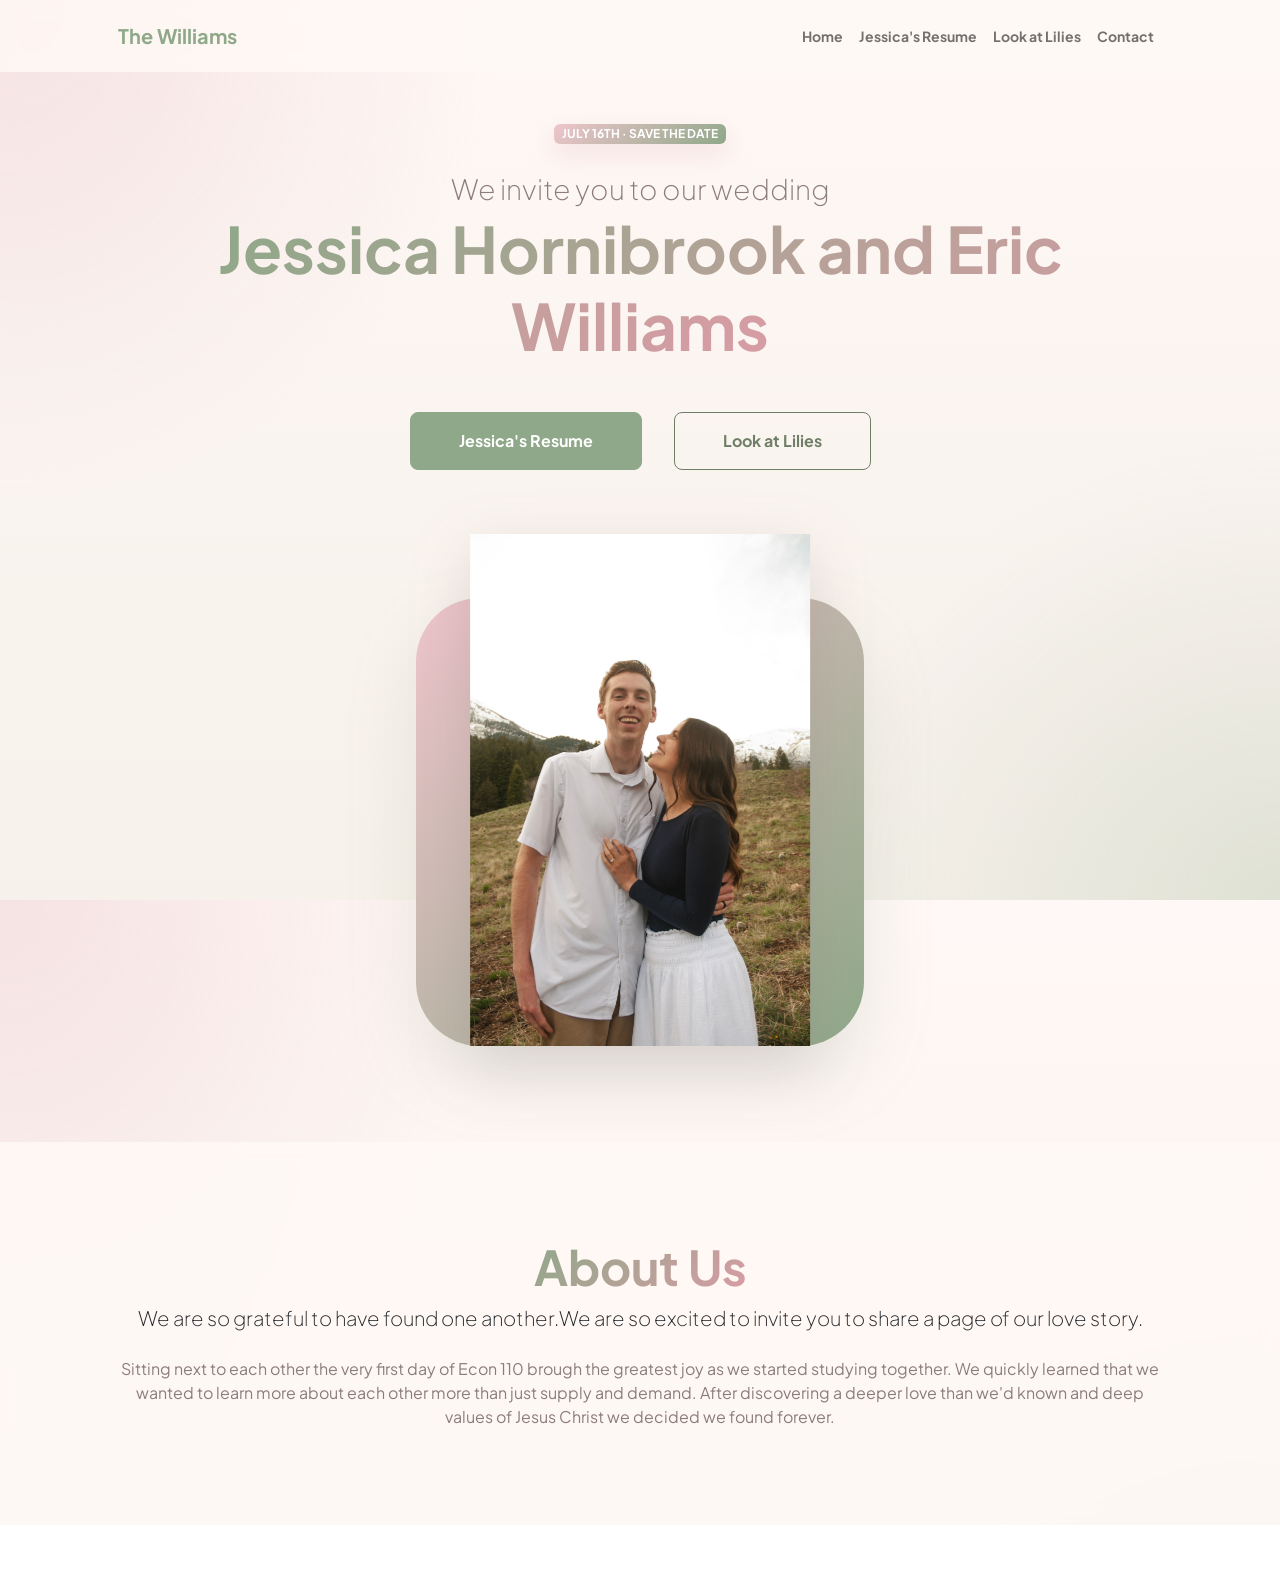
<file: index.html>
<!DOCTYPE html>
<html lang="en">
    <head>
        <meta charset="utf-8" />
        <meta name="viewport" content="width=device-width, initial-scale=1, shrink-to-fit=no" />
        <meta name="description" content="" />
        <meta name="author" content="" />
        <title>Personal - The Williams Theme</title>
        <!-- Favicon-->
        <link rel="icon" type="image/x-icon" href="assets/favicon.ico" />
        <!-- Custom Google font-->
        <link rel="preconnect" href="https://fonts.googleapis.com" />
        <link rel="preconnect" href="https://fonts.gstatic.com" crossorigin />
        <link href="https://fonts.googleapis.com/css2?family=Plus+Jakarta+Sans:wght@100;200;300;400;500;600;700;800;900&amp;display=swap" rel="stylesheet" />
        <!-- Bootstrap icons-->
        <link href="https://cdn.jsdelivr.net/npm/bootstrap-icons@1.8.1/font/bootstrap-icons.css" rel="stylesheet" />
        <!-- Core theme CSS (includes Bootstrap)-->
        <link href="css/styles.css" rel="stylesheet" />
    </head>
    <body class="d-flex flex-column h-100">
        <main class="flex-shrink-0">
            <!-- Navigation-->
            <nav class="navbar navbar-expand-lg navbar-light bg-white py-3">
                <div class="container px-5">
                    <a class="navbar-brand" href="index.html"><span class="fw-bolder text-primary">The Williams
                        
                    </span></a>
                    <button class="navbar-toggler" type="button" data-bs-toggle="collapse" data-bs-target="#navbarSupportedContent" aria-controls="navbarSupportedContent" aria-expanded="false" aria-label="Toggle navigation"><span class="navbar-toggler-icon"></span></button>
                    <div class="collapse navbar-collapse" id="navbarSupportedContent">
                        <ul class="navbar-nav ms-auto mb-2 mb-lg-0 small fw-bolder">
                            <li class="nav-item"><a class="nav-link" href="index.html">Home</a></li>
                            <li class="nav-item"><a class="nav-link" href="resume.html">Jessica's 
                                Resume</a></li>
                            <li class="nav-item"><a class="nav-link" href="projects.html">Look at Lilies</a></li>
                            <li class="nav-item"><a class="nav-link" href="contact.html">Contact</a></li>
                        </ul>
                    </div>
                </div>
            </nav>
            <!-- Header-->
            <header class="py-5">
                <div class="container px-5 pb-5">
                    <div class="row gx-5 align-items-center">
                        <div class="col-xxl-5">
                            <!-- Header text content-->
                            <div class="text-center text-xxl-start">
                                <div class="badge bg-gradient-primary-to-secondary text-white mb-4"><div class="text-uppercase">July 16th &middot; Save the Date </div></div>
                                <div class="fs-3 fw-light text-muted">We invite you to our wedding</div>
                                <h1 class="display-3 fw-bolder mb-5"><span class="text-gradient d-inline">Jessica Hornibrook and Eric Williams</span></h1>
                                <div class="d-grid gap-3 d-sm-flex justify-content-sm-center justify-content-xxl-start mb-3">
                                    <a class="btn btn-primary btn-lg px-5 py-3 me-sm-3 fs-6 fw-bolder" href="resume.html">Jessica's Resume</a>
                                    <a class="btn btn-outline-dark btn-lg px-5 py-3 fs-6 fw-bolder" href="projects.html">Look at Lilies</a>
                                </div>
                            </div>
                        </div>
                        <div class="col-xxl-7">
                            <!-- Header profile picture-->
                            <div class="d-flex justify-content-center mt-5 mt-xxl-0">
                                <div class="profile bg-gradient-primary-to-secondary">
                                    <!-- TIP: For best results, use a photo with a transparent background like the demo example below-->
                                    <!-- Watch a tutorial on how to do this on YouTube (link)-->
                                    <img class="profile-img" src="assets/profile.jpg" alt="Profile photo" />
                                </div>
                            </div>
                        </div>
                    </div>
                </div>
            </header></path>

                                   
                              
               
            </header>
            <!-- About Section-->
            <section class="bg-light py-5">
                <div class="container px-5">
                    <div class="row gx-5 justify-content-center">
                        <div class="col-xxl-8">
                            <div class="text-center my-5">
                                <h2 class="display-5 fw-bolder"><span class="text-gradient d-inline">About Us</span></h2>
                                <p class="lead fw-light mb-4">We are so grateful to have found one another.We are so excited to invite you to share a page of our love story. </p>
                                <p class="text-muted">Sitting next to each other the very first day of Econ 110 brough the greatest joy as we started studying together. We quickly learned that we wanted to learn more about each other more than just supply and demand. After discovering a deeper love than we'd known and deep values of Jesus Christ we decided we found forever. </p>
                            </div>
                        </div>
                    </div>
                </div>
            </section>
        </main>
        <!-- Footer-->
        <footer class="bg-white py-4 mt-auto">
  
                
            </div>
        </footer>
        <!-- Bootstrap core JS-->
        <script src="https://cdn.jsdelivr.net/npm/bootstrap@5.2.3/dist/js/bootstrap.bundle.min.js"></script>
        <!-- Core theme JS-->
        <script src="js/scripts.js"></script>
    </body>
</html>
</file>
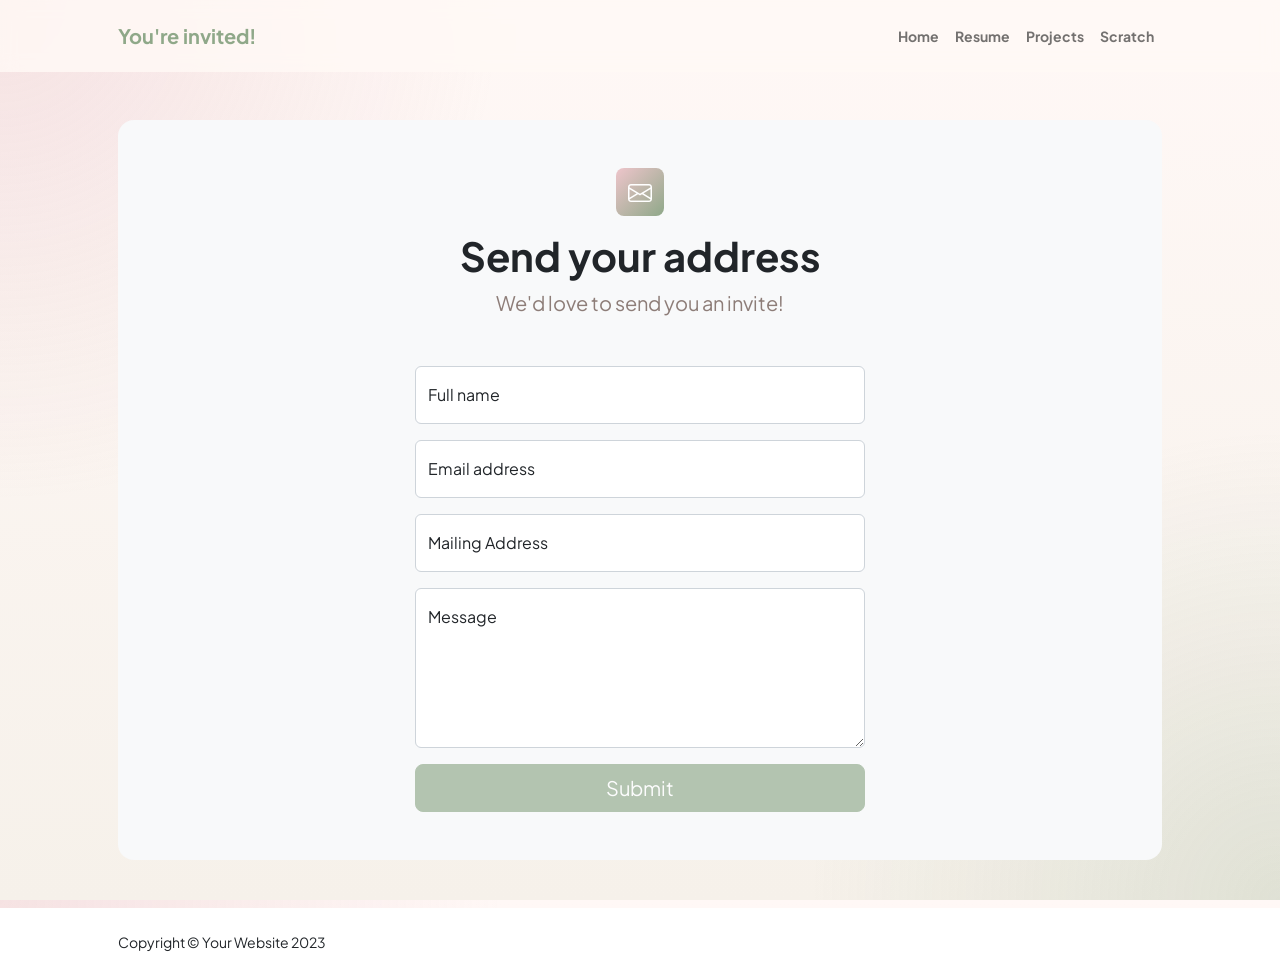
<file: contact.html>
<!DOCTYPE html>
<html lang="en">
    <head>
        <meta charset="utf-8" />
        <meta name="viewport" content="width=device-width, initial-scale=1, shrink-to-fit=no" />
        <meta name="description" content />
        <meta name="author" content />
        <title>Get our invitation!</title>
        <!-- Favicon-->
        <link rel="icon" type="image/x-icon" href="assets/favicon.ico" />
        <!-- Custom Google font-->
        <link rel="preconnect" href="https://fonts.googleapis.com" />
        <link rel="preconnect" href="https://fonts.gstatic.com" crossorigin />
        <link href="https://fonts.googleapis.com/css2?family=Plus+Jakarta+Sans:wght@100;200;300;400;500;600;700;800;900&amp;display=swap" rel="stylesheet" />
        <!-- Bootstrap icons-->
        <link href="https://cdn.jsdelivr.net/npm/bootstrap-icons@1.8.1/font/bootstrap-icons.css" rel="stylesheet" />
        <!-- Core theme CSS (includes Bootstrap)-->
        <link href="css/styles.css" rel="stylesheet" />
    </head>
    <body class="d-flex flex-column">
        <main class="flex-shrink-0">
            <!-- Navigation-->
            <nav class="navbar navbar-expand-lg navbar-light bg-white py-3">
                <div class="container px-5">
                    <a class="navbar-brand" href="index.html"><span class="fw-bolder text-primary">You're invited!</span></a>
                    <button class="navbar-toggler" type="button" data-bs-toggle="collapse" data-bs-target="#navbarSupportedContent" aria-controls="navbarSupportedContent" aria-expanded="false" aria-label="Toggle navigation"><span class="navbar-toggler-icon"></span></button>
                    <div class="collapse navbar-collapse" id="navbarSupportedContent">
                        <ul class="navbar-nav ms-auto mb-2 mb-lg-0 small fw-bolder">
                            <li class="nav-item"><a class="nav-link" href="index.html">Home</a></li>
                            <li class="nav-item"><a class="nav-link" href="resume.html">Resume</a></li>
                            <li class="nav-item"><a class="nav-link" href="projects.html">Projects</a></li>
                            <li class="nav-item"><a class="nav-link" href="scratch.html">Scratch</a></li>
                        </ul>
                    </div>
                </div>
            </nav>
            <!-- Page content-->
            <section class="py-5">
                <div class="container px-5">
                    <!-- Contact form-->
                    <div class="bg-light rounded-4 py-5 px-4 px-md-5">
                        <div class="text-center mb-5">
                            <div class="feature bg-primary bg-gradient-primary-to-secondary text-white rounded-3 mb-3"><i class="bi bi-envelope"></i></div>
                            <h1 class="fw-bolder">Send your address</h1>
                            <p class="lead fw-normal text-muted mb-0">We'd love to send you an invite!</p>
                        </div>
                        <div class="row gx-5 justify-content-center">
                            <div class="col-lg-8 col-xl-6">
                                <!-- * * * * * * * * * * * * * * *-->
                                <!-- * * SB Forms Contact Form * *-->
                                <!-- * * * * * * * * * * * * * * *-->
                                <!-- This form is pre-integrated with SB Forms.-->
                                <!-- To make this form functional, sign up at-->
                                <!-- https://startbootstrap.com/solution/contact-forms-->
                                <!-- to get an API token!-->
                                <form id="contactForm" data-sb-form-api-token="API_TOKEN">
                                    <!-- Name input-->
                                    <div class="form-floating mb-3">
                                        <input class="form-control" id="name" type="text" placeholder="Enter your name..." data-sb-validations="required" />
                                        <label for="name">Full name</label>
                                        <div class="invalid-feedback" data-sb-feedback="name:required">A name is required.</div>
                                    </div>
                                    <!-- Email address input-->
                                    <div class="form-floating mb-3">
                                        <input class="form-control" id="email" type="email" placeholder="name@example.com" data-sb-validations="required,email" />
                                        <label for="email">Email address</label>
                                        <div class="invalid-feedback" data-sb-feedback="email:required">An email is required.</div>
                                        <div class="invalid-feedback" data-sb-feedback="email:email">Email is not valid.</div>
                                    </div>
                                    <!-- Phone number input-->
                                    <div class="form-floating mb-3">
                                        <input class="form-control" id="phone" type="tel" placeholder="(123) 456-7890" data-sb-validations="required" />
                                        <label for="phone">Mailing Address</label>
                                        <div class="invalid-feedback" data-sb-feedback="phone:required">A phone number is required.</div>
                                    </div>
                                    <!-- Message input-->
                                    <div class="form-floating mb-3">
                                        <textarea class="form-control" id="message" type="text" placeholder="Enter your message here..." style="height: 10rem" data-sb-validations="required"></textarea>
                                        <label for="message">Message</label>
                                        <div class="invalid-feedback" data-sb-feedback="message:required">A message is required.</div>
                                    </div>
                                    <!-- Submit success message-->
                                    <!---->
                                    <!-- This is what your users will see when the form-->
                                    <!-- has successfully submitted-->
                                    <div class="d-none" id="submitSuccessMessage">
                                        <div class="text-center mb-3">
                                            <div class="fw-bolder">Form submission successful!</div>
                                            To activate this form, sign up at
                                            <br />
                                            <a href="https://startbootstrap.com/solution/contact-forms">https://startbootstrap.com/solution/contact-forms</a>
                                        </div>
                                    </div>
                                    <!-- Submit error message-->
                                    <!---->
                                    <!-- This is what your users will see when there is-->
                                    <!-- an error submitting the form-->
                                    <div class="d-none" id="submitErrorMessage"><div class="text-center text-danger mb-3">Error sending message!</div></div>
                                    <!-- Submit Button-->
                                    <div class="d-grid"><button class="btn btn-primary btn-lg disabled" id="submitButton" type="submit">Submit</button></div>
                                </form>
                            </div>
                        </div>
                    </div>
                </div>
            </section>
        </main>
        <!-- Footer-->
        <footer class="bg-white py-4 mt-auto">
            <div class="container px-5">
                <div class="row align-items-center justify-content-between flex-column flex-sm-row">
                    <div class="col-auto"><div class="small m-0">Copyright &copy; Your Website 2023</div></div>
                    <div class="col-auto">
                        
                    </div>
                </div>
            </div>
        </footer>
        <!-- Bootstrap core JS-->
        <script src="https://cdn.jsdelivr.net/npm/bootstrap@5.2.3/dist/js/bootstrap.bundle.min.js"></script>
        <!-- Core theme JS-->
        <script src="js/scripts.js"></script>
        <!-- * * * * * * * * * * * * * * * * * * * * * * * * * * * * * * * * * * * * * * * *-->
        <!-- * *                               SB Forms JS                               * *-->
        <!-- * * Activate your form at https://startbootstrap.com/solution/contact-forms * *-->
        <!-- * * * * * * * * * * * * * * * * * * * * * * * * * * * * * * * * * * * * * * * *-->
        <script src="https://cdn.startbootstrap.com/sb-forms-latest.js"></script>
    </body>
</html>
</file>
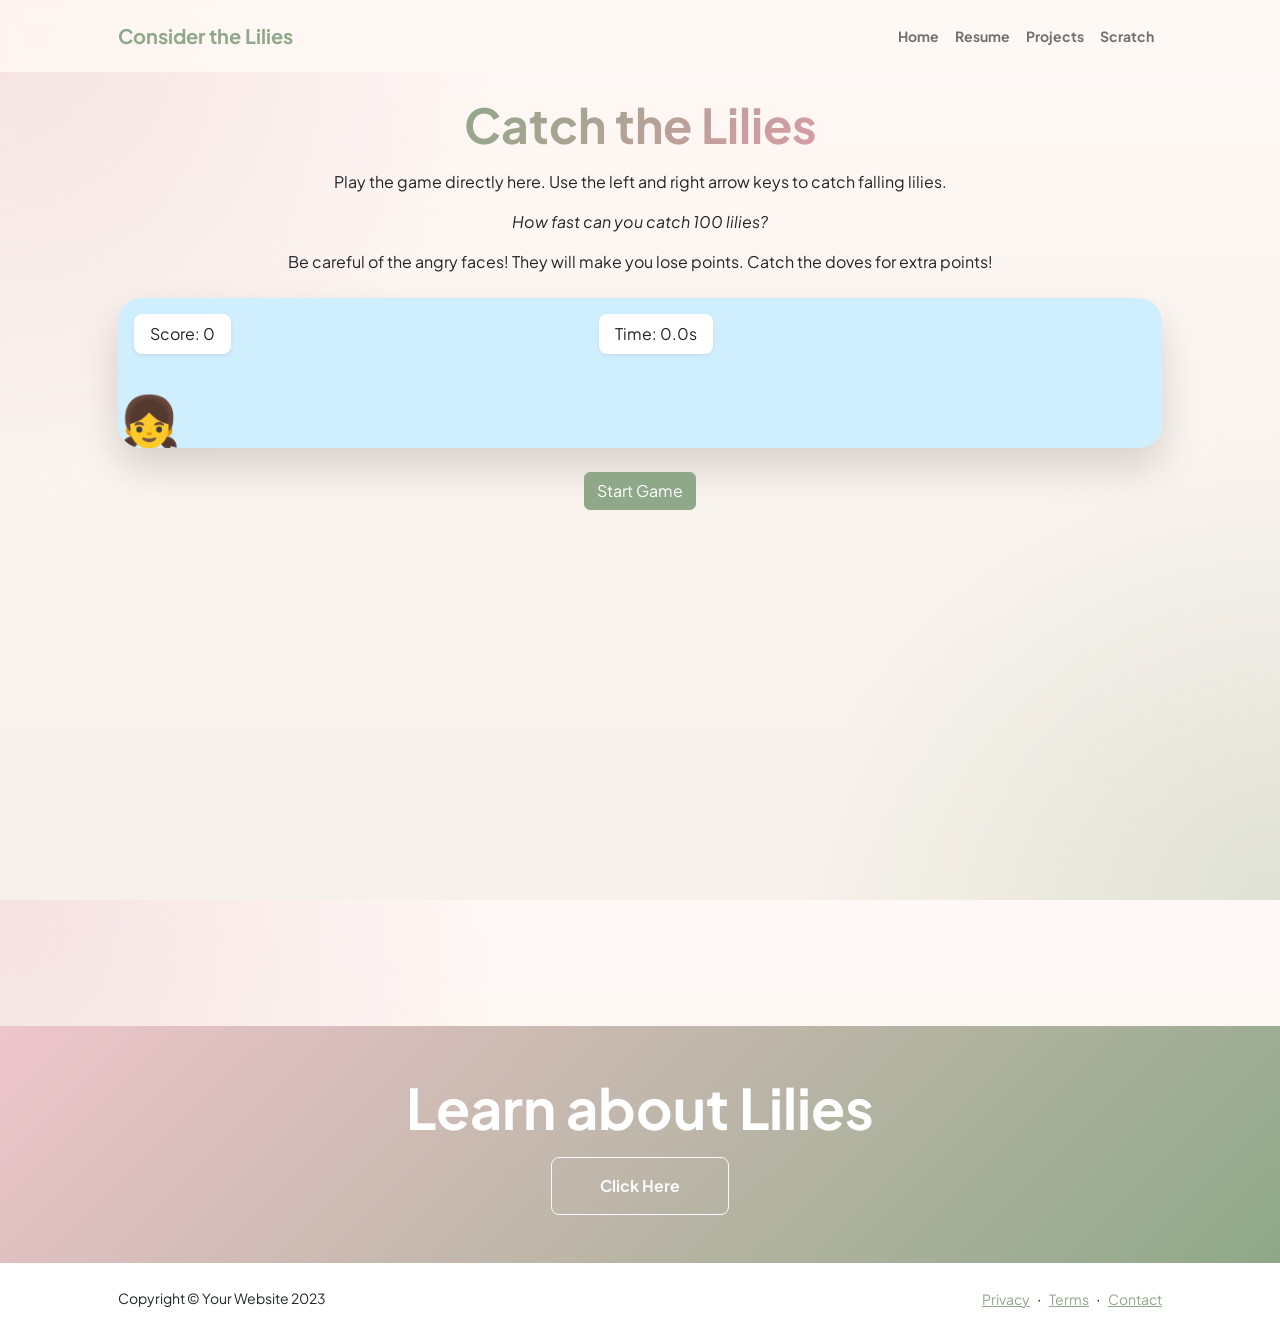
<file: projects.html>
<!DOCTYPE html>
<html lang="en">
    <head>
        <meta charset="utf-8" />
        <meta name="viewport" content="width=device-width, initial-scale=1, shrink-to-fit=no" />
        <meta name="description" content="" />
        <meta name="author" content="" />
        <title>Modern Business - Start Bootstrap Template</title>
        <!-- Favicon-->
        <link rel="icon" type="image/x-icon" href="assets/favicon.ico" />
        <!-- Custom Google font-->
        <link rel="preconnect" href="https://fonts.googleapis.com" />
        <link rel="preconnect" href="https://fonts.gstatic.com" crossorigin />
        <link href="https://fonts.googleapis.com/css2?family=Plus+Jakarta+Sans:wght@100;200;300;400;500;600;700;800;900&amp;display=swap" rel="stylesheet" />
        <!-- Bootstrap icons-->
        <link href="https://cdn.jsdelivr.net/npm/bootstrap-icons@1.8.1/font/bootstrap-icons.css" rel="stylesheet" />
        <!-- Core theme CSS (includes Bootstrap)-->
        <link href="css/styles.css" rel="stylesheet" />
    </head>
    <body class="d-flex flex-column h-100 bg-light">
        <main class="flex-shrink-0">
            <!-- Navigation-->
            <nav class="navbar navbar-expand-lg navbar-light bg-white py-3">
                <div class="container px-5">
                    <a class="navbar-brand" href="index.html"><span class="fw-bolder text-primary">Consider the Lilies</span></a>
                    <button class="navbar-toggler" type="button" data-bs-toggle="collapse" data-bs-target="#navbarSupportedContent" aria-controls="navbarSupportedContent" aria-expanded="false" aria-label="Toggle navigation"><span class="navbar-toggler-icon"></span></button>
                    <div class="collapse navbar-collapse" id="navbarSupportedContent">
                        <ul class="navbar-nav ms-auto mb-2 mb-lg-0 small fw-bolder">
                            <li class="nav-item"><a class="nav-link" href="index.html">Home</a></li>
                            <li class="nav-item"><a class="nav-link" href="resume.html">Resume</a></li>
                            <li class="nav-item"><a class="nav-link" href="projects.html">Projects</a></li>
                            <li class="nav-item"><a class="nav-link" href="scratch.html">Scratch</a></li>
                        </ul>
                    </div>
                </div>
            </nav>
            <!-- Catch the Lilies Game Section-->
            <section class="py-4">
                <div class="container px-5 mb-4">
                    <div class="text-center mb-4">
                        <h1 class="display-5 fw-bolder mb-0"><span class="text-gradient d-inline">Catch the Lilies</span></h1>
                        <p class="mt-3">Play the game directly here. Use the left and right arrow keys to catch falling lilies.</p>
                        <p class="mt-2 fst-italic">How fast can you catch 100 lilies?</p>
                        <p class="mt-2" fst-italic>Be careful of the angry faces! They will make you lose points. Catch the doves for extra points!</p>
                    
                    </div>
                    <div class="position-relative" style="min-height: 680px;">
                        <div id="score" class="position-absolute top-0 start-0 m-3 bg-white text-dark rounded-3 px-3 py-2 shadow-sm">Score: 0</div>
                        <div id="timer" class="position-absolute top-0 start-50 translate-middle-x m-3 bg-white text-dark rounded-3 px-3 py-2 shadow-sm">Time: 0.0s</div>
                        <canvas id="game" style="width: 100%; height: calc(100% - 70px); display: block; border-radius: 24px; box-shadow: 0 20px 40px rgba(0,0,0,0.15);"></canvas>
                        <div class="text-center mt-4">
                            <button id="start-game" class="btn btn-primary">Start Game</button>
                        </div>
                        <div class='tableauPlaceholder' id='viz1776716195210' style='position: relative'><noscript><a href='#'><img alt='Dashboard 1 ' src='https:&#47;&#47;public.tableau.com&#47;static&#47;images&#47;Ce&#47;CelebratingDailyJoysFindingLoveinEverydayLifeIronviz2024_Qingyue&#47;Dashboard1&#47;1_rss.png' style='border: none' /></a></noscript><object class='tableauViz'  style='display:none;'><param name='host_url' value='https%3A%2F%2Fpublic.tableau.com%2F' /> <param name='embed_code_version' value='3' /> <param name='site_root' value='' /><param name='name' value='CelebratingDailyJoysFindingLoveinEverydayLifeIronviz2024_Qingyue&#47;Dashboard1' /><param name='tabs' value='no' /><param name='toolbar' value='yes' /><param name='static_image' value='https:&#47;&#47;public.tableau.com&#47;static&#47;images&#47;Ce&#47;CelebratingDailyJoysFindingLoveinEverydayLifeIronviz2024_Qingyue&#47;Dashboard1&#47;1.png' /> <param name='animate_transition' value='yes' /><param name='display_static_image' value='yes' /><param name='display_spinner' value='yes' /><param name='display_overlay' value='yes' /><param name='display_count' value='yes' /><param name='language' value='en-US' /></object></div>                <script type='text/javascript'>                    var divElement = document.getElementById('viz1776716195210');                    var vizElement = divElement.getElementsByTagName('object')[0];                    vizElement.style.width='1296px';vizElement.style.height='9166px';                    var scriptElement = document.createElement('script');                    scriptElement.src = 'https://public.tableau.com/javascripts/api/viz_v1.js';                    vizElement.parentNode.insertBefore(scriptElement, vizElement);                </script>
                    </div>
                </div>
            </section>
            <!-- Call to action section-->
            <section class="py-4 bg-gradient-primary-to-secondary text-white">
                <div class="container px-5 my-4">
                    <div class="text-center">
                        <h2 class="display-4 fw-bolder mb-3">Learn about Lilies</h2>
                        <a class="btn btn-outline-light btn-lg px-5 py-3 fs-6 fw-bolder" href="scratch.html">Click Here</a>
                    </div>
                </div>
            </section>
        </main>
        <!-- Footer-->
        <footer class="bg-white py-4 mt-auto">
            <div class="container px-5">
                <div class="row align-items-center justify-content-between flex-column flex-sm-row">
                    <div class="col-auto"><div class="small m-0">Copyright &copy; Your Website 2023</div></div>
                    <div class="col-auto">
                        <a class="small" href="#!">Privacy</a>
                        <span class="mx-1">&middot;</span>
                        <a class="small" href="#!">Terms</a>
                        <span class="mx-1">&middot;</span>
                        <a class="small" href="#!">Contact</a>
                    </div>
                </div>
            </div>
        </footer>
        <!-- Bootstrap core JS-->
        <script src="https://cdn.jsdelivr.net/npm/bootstrap@5.2.3/dist/js/bootstrap.bundle.min.js"></script>
        <!-- Core theme JS-->
        <script src="js/scripts.js"></script>
        <script>
            const canvas = document.getElementById("game");
            const ctx = canvas.getContext("2d");
            const scoreLabel = document.getElementById("score");
            const startButton = document.getElementById("start-game");

            const player = {
                x: 0,
                y: 0,
                width: 60,
                height: 90,
                speed: 12
            };

            let score = 0;
            let gameStarted = false;
            let gameOver = false;
            let spawnInterval;
            let startTime = 0;
            let timerInterval;
            const lilyImg = new Image();
            lilyImg.src = "https://upload.wikimedia.org/wikipedia/commons/1/1f/Lilium_candidum_1.jpg";
            let objects = [];
            let keys = {};
            const timerLabel = document.getElementById("timer");

            function resizeCanvas() {
                canvas.width = canvas.clientWidth;
                canvas.height = canvas.clientHeight;
                player.y = canvas.height - player.height;
                player.x = Math.min(Math.max(player.x, 0), canvas.width - player.width);
            }

            function startGame() {
                if (gameStarted) return;
                if (gameOver) {
                    gameOver = false;
                }

                gameStarted = true;
                score = 0;
                startTime = Date.now();
                timerLabel.innerText = "Time: 0.0s";
                timerInterval = setInterval(updateTimer, 100);
                scoreLabel.innerText = "Score: 0";
                player.x = canvas.width / 2 - player.width / 2;
                player.y = canvas.height - player.height;
                objects = [];
                clearInterval(spawnInterval);
                spawnObject();
                spawnInterval = setInterval(spawnObject, 900);
                startButton.disabled = true;
                startButton.innerText = "Playing...";
            }

            function endGame() {
                gameOver = true;
                gameStarted = false;
                clearInterval(spawnInterval);
                clearInterval(timerInterval);
                scoreLabel.innerText = "Score: " + score + " - You win!";
                startButton.disabled = false;
                startButton.innerText = "Play Again";
            }

            function updateTimer() {
                if (!gameStarted) return;
                const elapsedMs = Date.now() - startTime;
                timerLabel.innerText = `Time: ${(elapsedMs / 1000).toFixed(1)}s`;
            }

            function spawnObject() {
                const rand = Math.random();
                let type;
                if (rand < 0.7) type = 'lily';
                else if (rand < 0.85) type = 'mad';
                else type = 'dove';
                objects.push({
                    x: Math.random() * Math.max(canvas.width - 40, 0),
                    y: -40,
                    size: 50,
                    speed: 2 + Math.random() * 3,
                    type: type
                });
            }

            function update() {
                if (!gameStarted) return;

                if (keys["ArrowLeft"]) player.x -= player.speed;
                if (keys["ArrowRight"]) player.x += player.speed;
                player.x = Math.max(0, Math.min(canvas.width - player.width, player.x));

                objects.forEach((obj, i) => {
                    obj.y += obj.speed;
                    obj.x += Math.sin(obj.y * 0.02) * 0.5;

                    if (obj.x < player.x + player.width && obj.x + obj.size > player.x && obj.y < player.y + player.height && obj.y + obj.size > player.y) {
                        objects.splice(i, 1);
                        if (obj.type === 'lily') score += 1;
                        else if (obj.type === 'mad') score = Math.max(0, score - 10);
                        else if (obj.type === 'dove') score += 25;
                        if (score >= 100) {
                            endGame();
                        } else {
                            scoreLabel.innerText = "Score: " + score;
                        }
                    }

                    if (obj.y > canvas.height) objects.splice(i, 1);
                });
            }

            function drawPlayer() {
                ctx.font = "50px serif";
                ctx.textBaseline = "alphabetic";
                ctx.fillStyle = "#111";
                ctx.fillText("👧", player.x, player.y + player.height * 0.9);
            }

            function drawObjects() {
                ctx.font = "40px serif";
                ctx.textBaseline = "middle";
                objects.forEach(obj => {
                    let emoji;
                    if (obj.type === 'lily') emoji = "🌸";
                    else if (obj.type === 'mad') emoji = "😠";
                    else emoji = "🕊️";
                    ctx.fillText(emoji, obj.x + obj.size * 0.15, obj.y + obj.size * 0.5);
                });
            }

            function drawBackground() {
                ctx.fillStyle = "#cfefff";
                ctx.fillRect(0, 0, canvas.width, canvas.height);
            }

            function loop() {
                drawBackground();
                update();
                drawObjects();
                drawPlayer();
                requestAnimationFrame(loop);
            }

            document.addEventListener("keydown", e => keys[e.key] = true);
            document.addEventListener("keyup", e => keys[e.key] = false);
            document.getElementById('start-game').addEventListener('click', startGame);
            window.addEventListener('resize', resizeCanvas);
            resizeCanvas();
            loop();
        </script>
    </body>
</html>
</file>
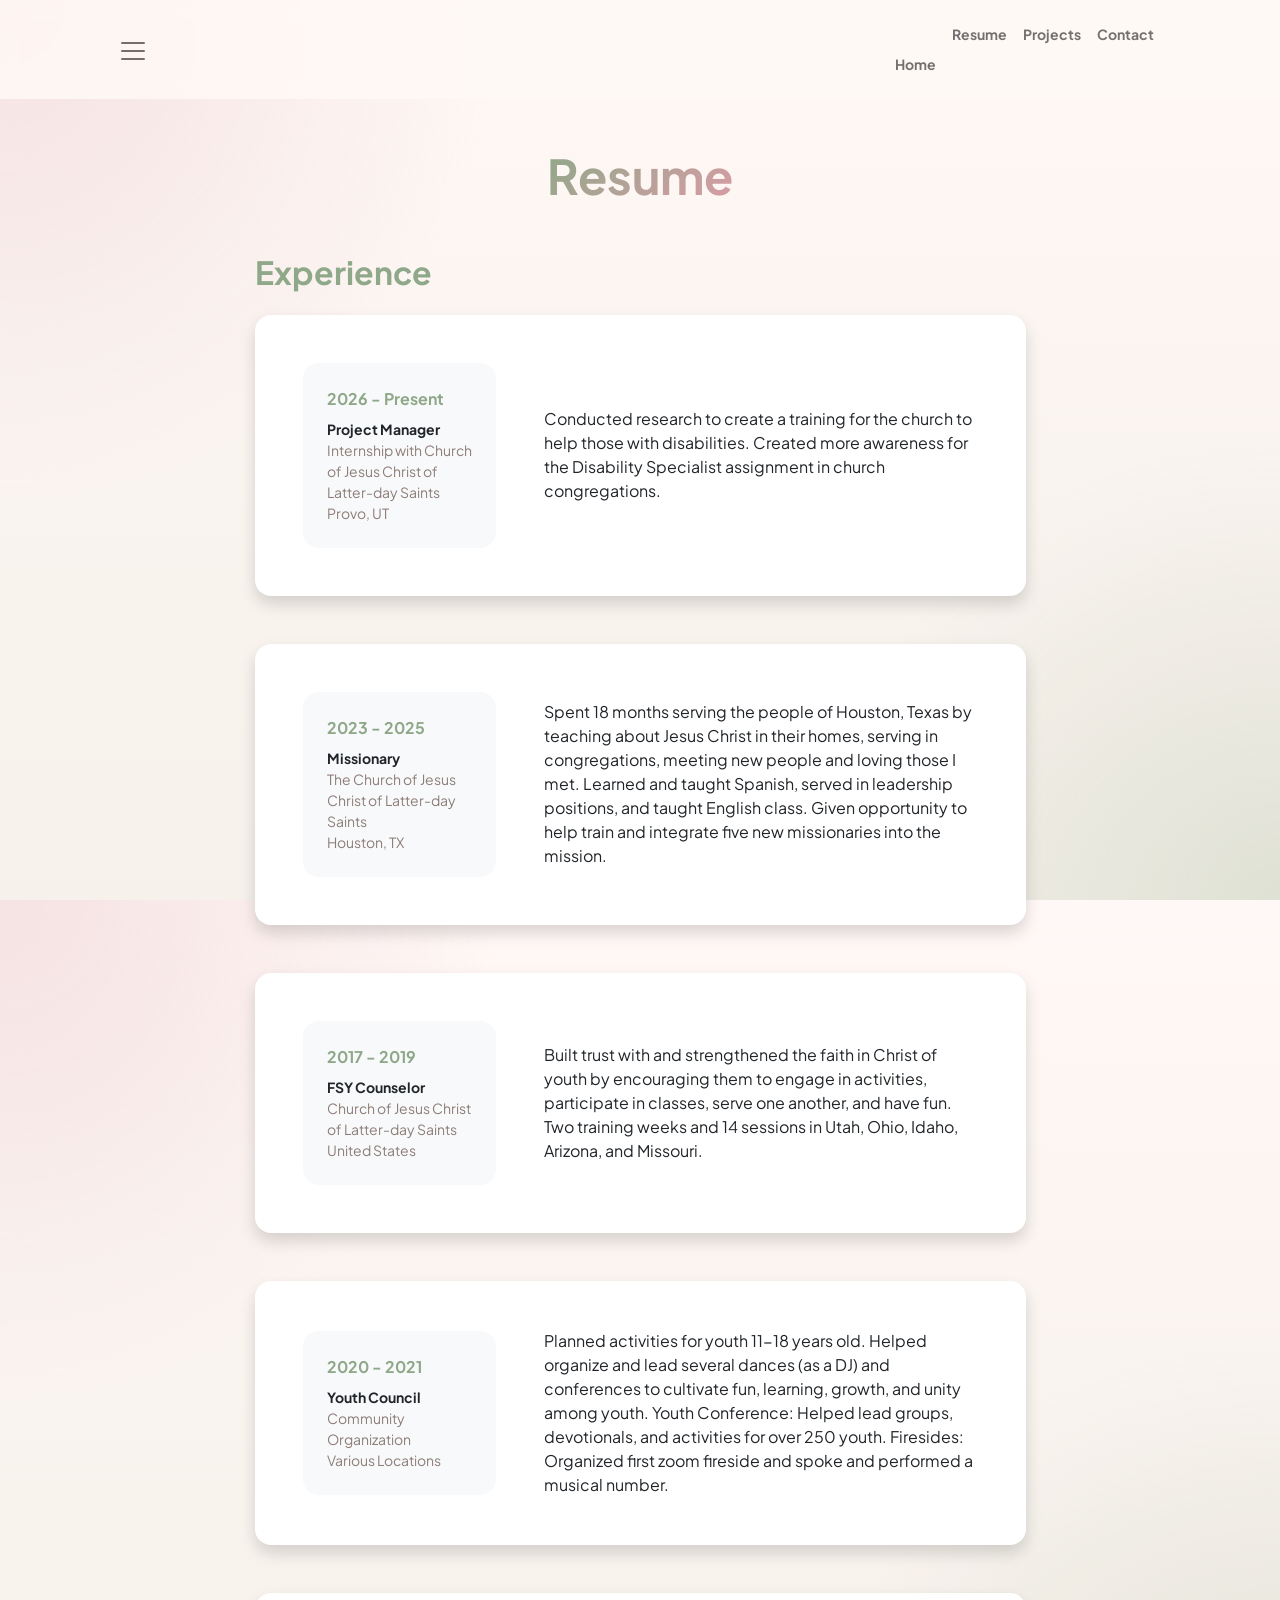
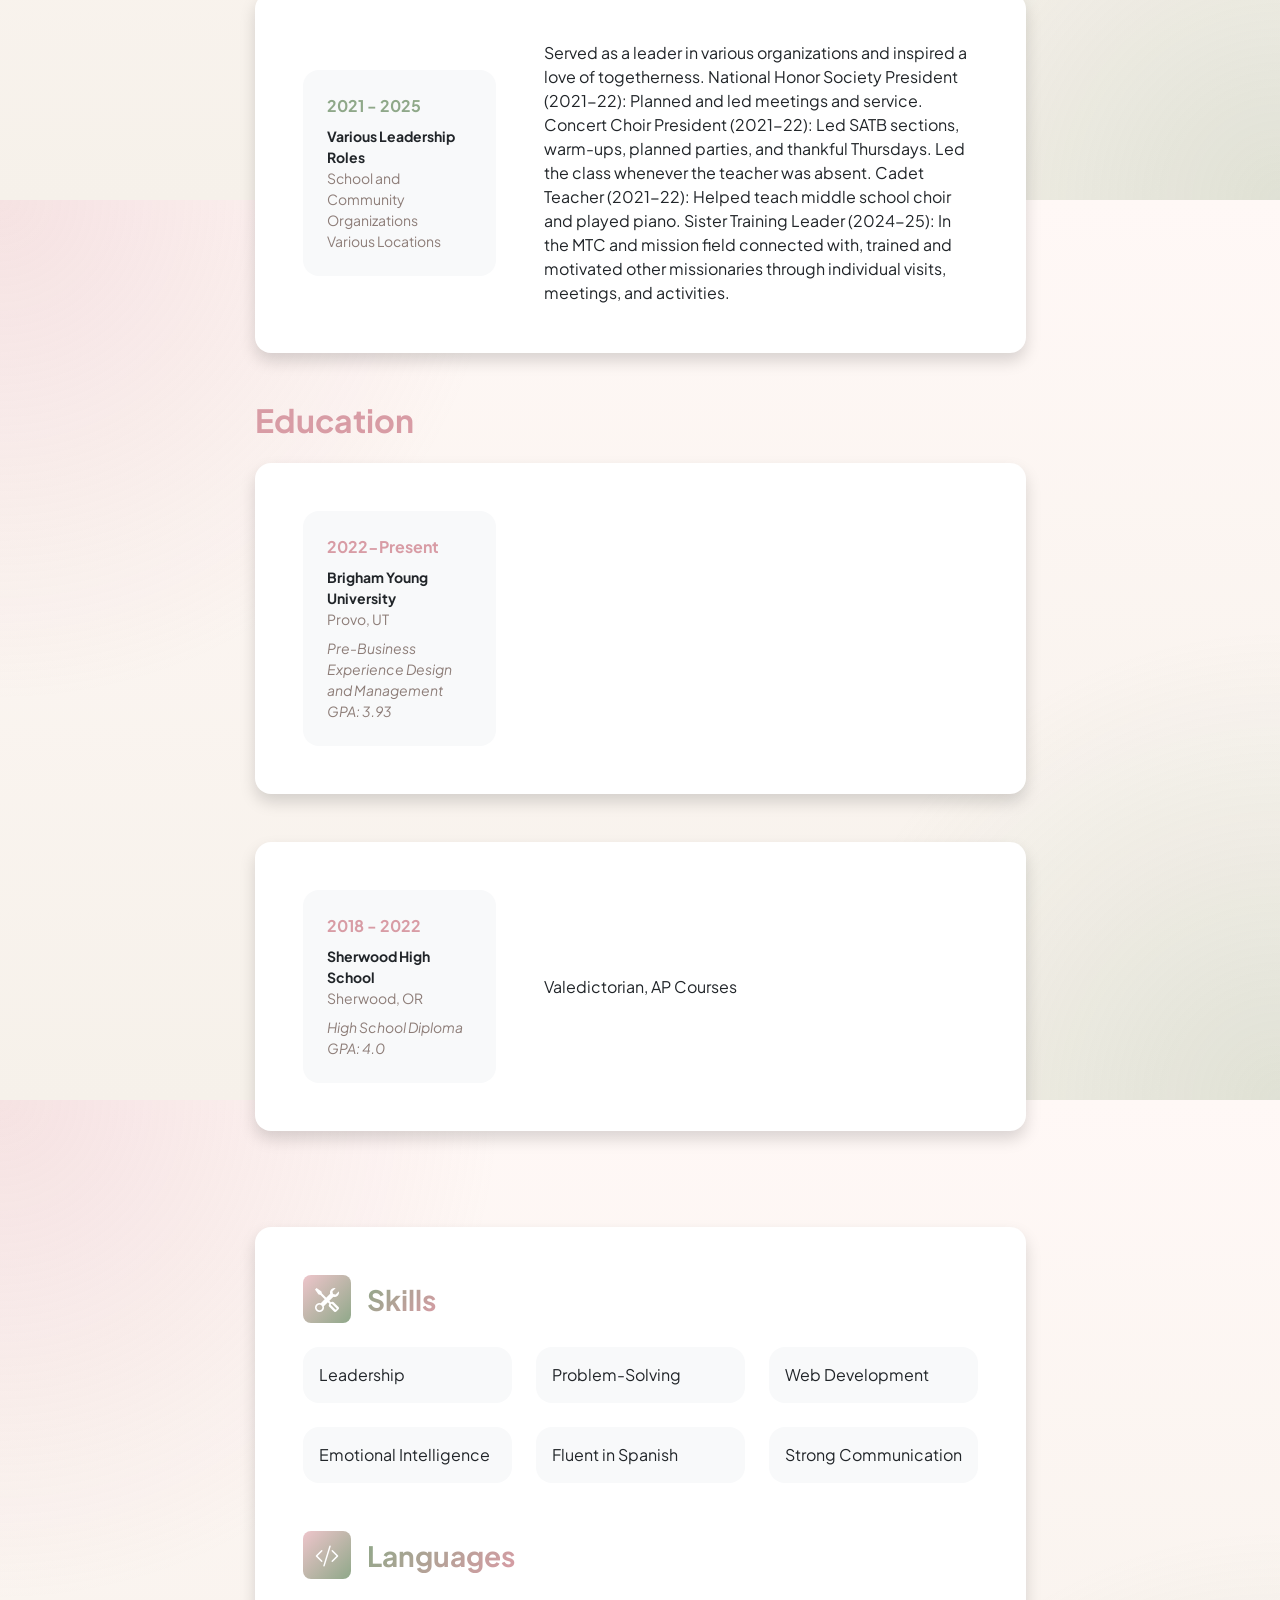
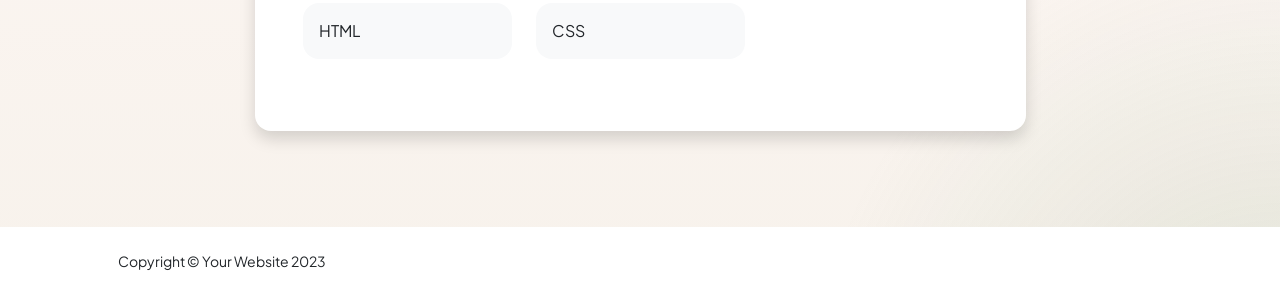
<file: resume.html>
<!DOCTYPE html>
<html lang="en">
    <head>
        <meta charset="utf-8" />
        <meta name="viewport" content="width=device-width, initial-scale=1, shrink-to-fit=no" />
        <meta name="description" content="" />
        <meta name="author" content="" />
        <title>Jessica's Resume</title>
        <!-- Favicon-->
        <link rel="icon" type="image/x-icon" href="assets/favicon.ico" />
        <!-- Custom Google font-->
        <link rel="preconnect" href="https://fonts.googleapis.com" />
        <link rel="preconnect" href="https://fonts.gstatic.com" crossorigin />
        <link href="https://fonts.googleapis.com/css2?family=Plus+Jakarta+Sans:wght@100;200;300;400;500;600;700;800;900&amp;display=swap" rel="stylesheet" />
        <!-- Bootstrap icons-->
        <link href="https://cdn.jsdelivr.net/npm/bootstrap-icons@1.8.1/font/bootstrap-icons.css" rel="stylesheet" />
        <!-- Core theme CSS (includes Bootstrap)-->
        <link href="css/styles.css" rel="stylesheet" />
    </head>
    <body class="d-flex flex-column h-100 bg-light">
        <main class="flex-shrink-0">
            <!-- Navigation-->
            <nav class="navbar navbar-expand-lg navbar-light bg-white py-3">
                <div class="container px-5">
                    <a class="navbar-brand" href="index.html"><span class="fw-bolder text-primary</span></a>
                    <button class="navbar-toggler" type="button" data-bs-toggle="collapse" data-bs-target="#navbarSupportedContent" aria-controls="navbarSupportedContent" aria-expanded="false" aria-label="Toggle navigation"><span class="navbar-toggler-icon"></span></button>
                    <div class="collapse navbar-collapse" id="navbarSupportedContent">
                        <ul class="navbar-nav ms-auto mb-2 mb-lg-0 small fw-bolder">
                            <li class="nav-item"><a class="nav-link" href="index.html">Home</a></li>
                            <li class="nav-item"><a class="nav-link" href="resume.html">Resume</a></li>
                            <li class="nav-item"><a class="nav-link" href="projects.html">Projects</a></li>
                            <li class="nav-item"><a class="nav-link" href="contact.html">Contact</a></li>
                        </ul>
                    </div>
                </div>
            </nav>
            <!-- Page Content-->
            <div class="container px-5 my-5">
                <div class="text-center mb-5">
                    <h1 class="display-5 fw-bolder mb-0"><span class="text-gradient d-inline">Resume</span></h1>
                </div>
                <div class="row gx-5 justify-content-center">
                    <div class="col-lg-11 col-xl-9 col-xxl-8">
                        <!-- Experience Section-->
                        <section>
                            <div class="d-flex align-items-center justify-content-between mb-4">
                                <h2 class="text-primary fw-bolder mb-0">Experience</h2>
                            </div>
                            <!-- Experience Card 1-->
                            <div class="card shadow border-0 rounded-4 mb-5">
                                <div class="card-body p-5">
                                    <div class="row align-items-center gx-5">
                                        <div class="col text-center text-lg-start mb-4 mb-lg-0">
                                            <div class="bg-light p-4 rounded-4">
                                                <div class="text-primary fw-bolder mb-2">2026 - Present</div>
                                                <div class="small fw-bolder">Project Manager</div>
                                                <div class="small text-muted">Internship with Church of Jesus Christ of Latter-day Saints</div>
                                                <div class="small text-muted">Provo, UT</div>
                                            </div>
                                        </div>
                                        <div class="col-lg-8"><div> Conducted research to create a training for the church to help those with disabilities. Created more awareness for the Disability Specialist assignment in church congregations.</div></div>
                                    </div>
                                </div>
                            </div>
                            <!-- Missionary Card-->
                            <div class="card shadow border-0 rounded-4 mb-5">
                                <div class="card-body p-5">
                                    <div class="row align-items-center gx-5">
                                        <div class="col text-center text-lg-start mb-4 mb-lg-0">
                                            <div class="bg-light p-4 rounded-4">
                                                <div class="text-primary fw-bolder mb-2">2023 - 2025</div>
                                                <div class="small fw-bolder">Missionary</div>
                                                <div class="small text-muted">The Church of Jesus Christ of Latter-day Saints</div>
                                                <div class="small text-muted">Houston, TX</div>
                                            </div>
                                        </div>
                                        <div class="col-lg-8"><div>Spent 18 months serving the people of Houston, Texas by teaching about Jesus Christ in their homes, serving in congregations, meeting new people and loving those I met. Learned and taught Spanish, served in leadership positions, and taught English class. Given opportunity to help train and integrate five new missionaries into the mission.</div></div>
                                    </div>
                                </div>
                            </div>
                            <!-- Experience Card 2-->
                            <div class="card shadow border-0 rounded-4 mb-5">
                                <div class="card-body p-5">
                                    <div class="row align-items-center gx-5">
                                        <div class="col text-center text-lg-start mb-4 mb-lg-0">
                                            <div class="bg-light p-4 rounded-4">
                                                <div class="text-primary fw-bolder mb-2">2017 - 2019</div>
                                                <div class="small fw-bolder">FSY Counselor</div>
                                                <div class="small text-muted">Church of Jesus Christ of Latter-day Saints</div>
                                                <div class="small text-muted">United States</div>
                                            </div>
                                        </div>
                                        <div class="col-lg-8"><div>Built trust with and strengthened the faith in Christ of youth by encouraging them to engage in activities, participate in classes, serve one another, and have fun. 
Two training weeks and 14 sessions in Utah, Ohio, Idaho, Arizona, and Missouri. 
</div></div>
                                    </div>
                                </div>
                            </div>
                            <!-- Youth Council Card-->
                            <div class="card shadow border-0 rounded-4 mb-5">
                                <div class="card-body p-5">
                                    <div class="row align-items-center gx-5">
                                        <div class="col text-center text-lg-start mb-4 mb-lg-0">
                                            <div class="bg-light p-4 rounded-4">
                                                <div class="text-primary fw-bolder mb-2">2020 - 2021</div>
                                                <div class="small fw-bolder">Youth Council</div>
                                                <div class="small text-muted">Community Organization</div>
                                                <div class="small text-muted">Various Locations</div>
                                            </div>
                                        </div>
                                        <div class="col-lg-8"><div>Planned activities for youth 11-18 years old. Helped organize and lead several dances (as a DJ) and conferences to cultivate fun, learning, growth, and unity among youth. Youth Conference: Helped lead groups, devotionals, and activities for over 250 youth. Firesides: Organized first zoom fireside and spoke and performed a musical number.</div></div>
                                    </div>
                                </div>
                            </div>
                            <!-- Leadership Positions Card-->
                            <div class="card shadow border-0 rounded-4 mb-5">
                                <div class="card-body p-5">
                                    <div class="row align-items-center gx-5">
                                        <div class="col text-center text-lg-start mb-4 mb-lg-0">
                                            <div class="bg-light p-4 rounded-4">
                                                <div class="text-primary fw-bolder mb-2">2021 - 2025</div>
                                                <div class="small fw-bolder">Various Leadership Roles</div>
                                                <div class="small text-muted">School and Community Organizations</div>
                                                <div class="small text-muted">Various Locations</div>
                                            </div>
                                        </div>
                                        <div class="col-lg-8"><div>Served as a leader in various organizations and inspired a love of togetherness. National Honor Society President (2021-22): Planned and led meetings and service. Concert Choir President (2021-22): Led SATB sections, warm-ups, planned parties, and thankful Thursdays. Led the class whenever the teacher was absent. Cadet Teacher (2021-22): Helped teach middle school choir and played piano. Sister Training Leader (2024-25): In the MTC and mission field connected with, trained and motivated other missionaries through individual visits, meetings, and activities.</div></div>
                                    </div>
                                </div>
                            </div>
                        </section>
                        <!-- Education Section-->
                        <section>
                            <h2 class="text-secondary fw-bolder mb-4">Education</h2>
                            <!-- Education Card 1-->
                            <div class="card shadow border-0 rounded-4 mb-5">
                                <div class="card-body p-5">
                                    <div class="row align-items-center gx-5">
                                        <div class="col text-center text-lg-start mb-4 mb-lg-0">
                                            <div class="bg-light p-4 rounded-4">
                                                <div class="text-secondary fw-bolder mb-2">2022-Present</div>
                                                <div class="mb-2">
                                                    <div class="small fw-bolder">Brigham Young University</div>
                                                    <div class="small text-muted">Provo, UT</div>
                                                </div>
                                                <div class="fst-italic">
                                                    <div class="small text-muted"> Pre-Business</Pre-Business></div>
                                                    <div class="small text-muted">Experience Design and Management</div>
                                                    <div class="small text-muted">GPA: 3.93</div>
                                                </div>
                                            </div>
                                        </div>
                                        <div class="col-lg-8"><div></div></div>
                                    </div>
                                </div>
                            </div>
                            <!-- High School Card-->
                            <div class="card shadow border-0 rounded-4 mb-5">
                                <div class="card-body p-5">
                                    <div class="row align-items-center gx-5">
                                        <div class="col text-center text-lg-start mb-4 mb-lg-0">
                                            <div class="bg-light p-4 rounded-4">
                                                <div class="text-secondary fw-bolder mb-2">2018 - 2022</div>
                                                <div class="mb-2">
                                                    <div class="small fw-bolder">Sherwood High School</div>
                                                    <div class="small text-muted">Sherwood, OR</div>
                                                </div>
                                                <div class="fst-italic">
                                                    <div class="small text-muted">High School Diploma</div>
                                                    <div class="small text-muted">GPA: 4.0</div>
                                                </div>
                                            </div>
                                        </div>
                                        <div class="col-lg-8"><div>Valedictorian, AP Courses</div></div>
                                    </div>
                                </div>
                            </div>
                        </section>
                        <!-- Divider-->
                        <div class="pb-5"></div>
                        <!-- Skills Section-->
                        <section>
                            <!-- Skillset Card-->
                            <div class="card shadow border-0 rounded-4 mb-5">
                                <div class="card-body p-5">
                                    <!-- Professional skills list-->
                                    <div class="mb-5">
                                        <div class="d-flex align-items-center mb-4">
                                            <div class="feature bg-primary bg-gradient-primary-to-secondary text-white rounded-3 me-3"><i class="bi bi-tools"></i></div>
                                            <h3 class="fw-bolder mb-0"><span class="text-gradient d-inline">Skills</span></h3>
                                        </div>
                                        <div class="row row-cols-1 row-cols-md-3 mb-4">
                                            <div class="col mb-4 mb-md-0"><div class="d-flex align-items-center bg-light rounded-4 p-3 h-100">Leadership</div></div>
                                            <div class="col mb-4 mb-md-0"><div class="d-flex align-items-center bg-light rounded-4 p-3 h-100">Problem-Solving</div></div>
                                            <div class="col"><div class="d-flex align-items-center bg-light rounded-4 p-3 h-100">Web Development</div></div>
                                        </div>
                                        <div class="row row-cols-1 row-cols-md-3">
                                            <div class="col mb-4 mb-md-0"><div class="d-flex align-items-center bg-light rounded-4 p-3 h-100">Emotional Intelligence</div></div>
                                            <div class="col mb-4 mb-md-0"><div class="d-flex align-items-center bg-light rounded-4 p-3 h-100">Fluent in Spanish</div></div>
                                            <div class="col"><div class="d-flex align-items-center bg-light rounded-4 p-3 h-100">Strong Communication</div></div>
                                        </div>
                                    </div>
                                    <!-- Languages list-->
                                    <div class="mb-0">
                                        <div class="d-flex align-items-center mb-4">
                                            <div class="feature bg-primary bg-gradient-primary-to-secondary text-white rounded-3 me-3"><i class="bi bi-code-slash"></i></div>
                                            <h3 class="fw-bolder mb-0"><span class="text-gradient d-inline">Languages</span></h3>
                                        </div>
                                        <div class="row row-cols-1 row-cols-md-3 mb-4">
                                            <div class="col mb-4 mb-md-0"><div class="d-flex align-items-center bg-light rounded-4 p-3 h-100">HTML</div></div>
                                            <div class="col mb-4 mb-md-0"><div class="d-flex align-items-center bg-light rounded-4 p-3 h-100">CSS</div></div>
                                        </div>
                                    </div>
                                </div>
                            </div>
                        </section>
                    </div>
                </div>
            </div>
        </main>
        <!-- Footer-->
        <footer class="bg-white py-4 mt-auto">
            <div class="container px-5">
                <div class="row align-items-center justify-content-between flex-column flex-sm-row">
                    <div class="col-auto"><div class="small m-0">Copyright &copy; Your Website 2023</div></div>
                    <div class="col-auto">
   
                    </div>
                </div>
            </div>
        </footer>
        <!-- Bootstrap core JS-->
        <script src="https://cdn.jsdelivr.net/npm/bootstrap@5.2.3/dist/js/bootstrap.bundle.min.js"></script>
        <!-- Core theme JS-->
        <script src="js/scripts.js"></script>
    </body>
</html>
</file>
